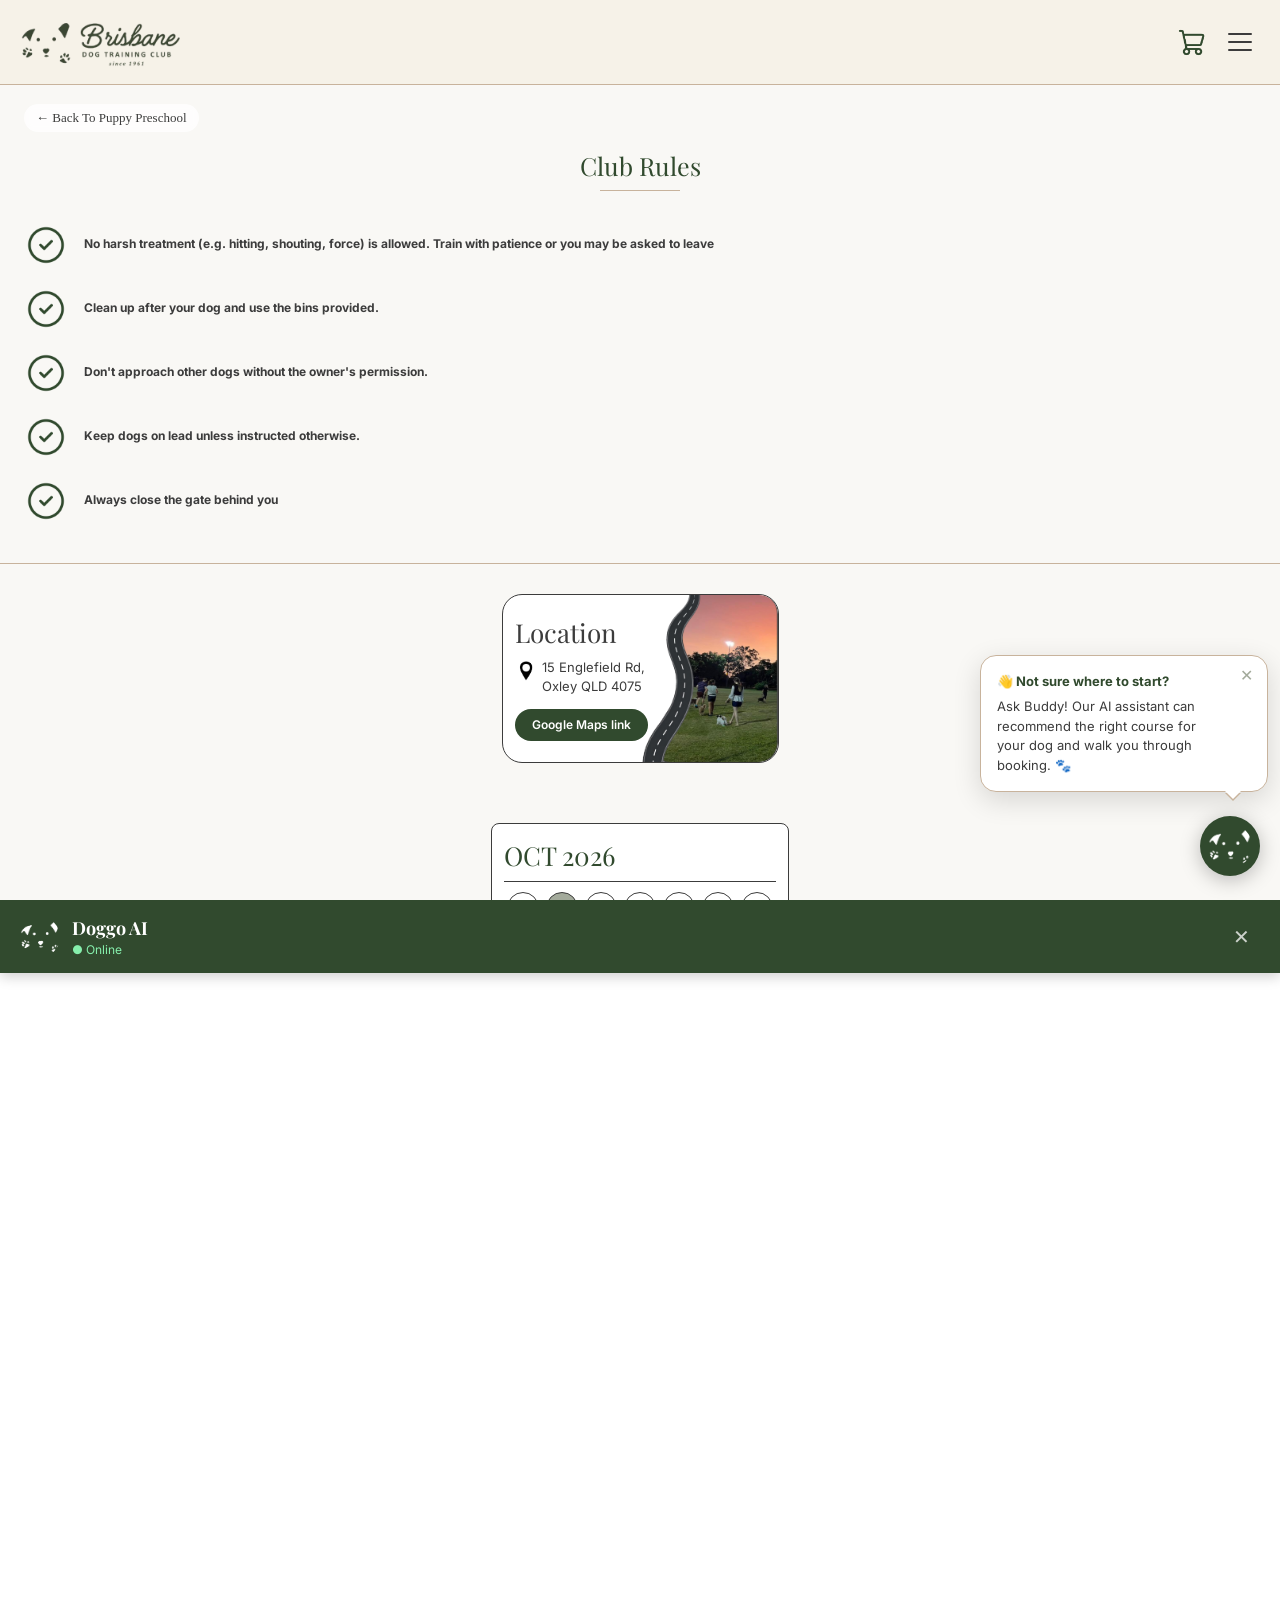
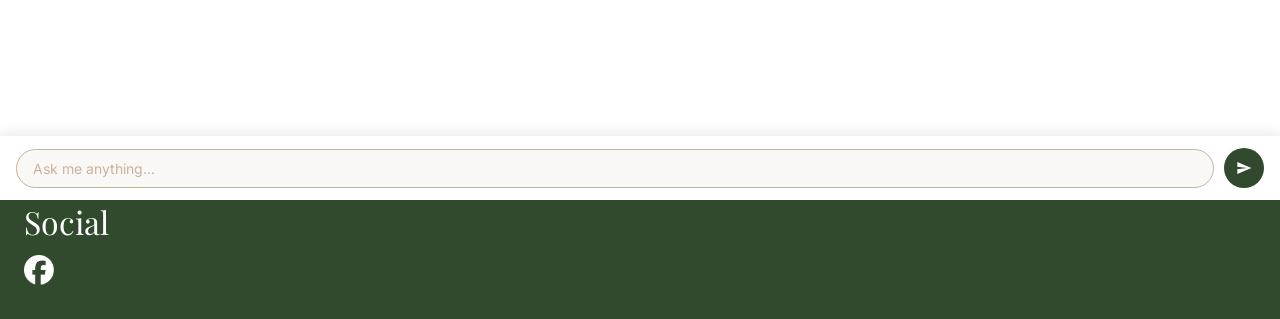
<file: pages/booking.html>
<!DOCTYPE html>
<html lang="en">

<head>
    <meta charset="UTF-8">
    <meta name="viewport" content="width=device-width, initial-scale=1.0">
    <title>Book a Session</title>
    <link rel="stylesheet" href="../styles/main.css">
    <link rel="stylesheet" href="../styles/course-detail.css">
    <link rel="stylesheet" href="../styles/booking.css">
    <link rel="stylesheet" href="../styles/chatbot.css">
    <link rel="preconnect" href="https://fonts.googleapis.com">
    <link rel="preconnect" href="https://fonts.gstatic.com" crossorigin>
    <link
        href="https://fonts.googleapis.com/css2?family=Inter:ital,opsz,wght@0,14..32,100..900;1,14..32,100..900&family=Playfair+Display:ital,wght@0,400..900;1,400..900&display=swap"
        rel="stylesheet">
</head>

<body>

    <!-- Header -->
    <header class="header">
        <a href="../index.html" class="header-logo-link">
            <img src="../assets/icons/Logo.png" alt="Brisbane Dog Training Club" class="header-logo">
        </a>
        <nav class="header-nav">
            <a href="../index.html#home" class="header-link">Home</a>
            <a href="../index.html#courses" class="header-link">Courses</a>
            <a href="../index.html#contact" class="header-link">Contact</a>
        </nav>
        <div class="header-right">
            <a href="checkout.html" class="header-cart">
                <img src="../assets/icons/cart.png" alt="Cart" class="header-icon">
                <span class="cart-badge" id="cart-badge"></span>
            </a>
            <button class="header-hamburger" aria-label="Menu">
                <span></span>
                <span></span>
                <span></span>
            </button>
        </div>
        <div class="header-mobile-menu">
            <a href="../index.html#home" class="header-mobile-link">Home</a>
            <a href="../index.html#courses" class="header-mobile-link">Courses</a>
            <a href="../index.html#contact" class="header-mobile-link">Contact</a>
        </div>
    </header>

    <!-- Club Rules -->
    <section class="club-rules-section">
        <a href="course-detail.html" class="course-back" id="booking-back">← Back To Puppy Preschool</a>

        <div class="club-rules-header section-header">
            <h2 class="text-heading">Club Rules</h2>
            <div class="section-line club-rules-line"></div>
        </div>

        <ul class="rules-list">
            <li class="rule-item">
                <img src="../assets/icons/check.png" alt="" class="rule-check">
                <p class="rule-text">No harsh treatment (e.g. hitting, shouting, force) is allowed. Train with patience or you may be asked to leave</p>
            </li>
            <li class="rule-item">
                <img src="../assets/icons/check.png" alt="" class="rule-check">
                <p class="rule-text">Clean up after your dog and use the bins provided.</p>
            </li>
            <li class="rule-item">
                <img src="../assets/icons/check.png" alt="" class="rule-check">
                <p class="rule-text">Don't approach other dogs without the owner's permission.</p>
            </li>
            <li class="rule-item">
                <img src="../assets/icons/check.png" alt="" class="rule-check">
                <p class="rule-text">Keep dogs on lead unless instructed otherwise.</p>
            </li>
            <li class="rule-item">
                <img src="../assets/icons/check.png" alt="" class="rule-check">
                <p class="rule-text">Always close the gate behind you</p>
            </li>
        </ul>
    </section>

    <!-- Location -->
    <section class="location-section">
        <div class="location-card">
            <div class="location-text-area">
                <h3 class="location-title">Location</h3>
                <div class="location-address">
                    <img src="../assets/icons/location.png" alt="" class="location-pin">
                    <p class="location-addr-text">15 Englefield Rd,<br>Oxley QLD 4075</p>
                </div>
                <a href="https://maps.google.com/?q=Brisbane+Dog+Training+Club,+15+Englefield+Rd,+Oxley+QLD+4075" target="_blank" class="location-maps-btn">Google Maps link</a>
            </div>
            <img src="../assets/images/location-image.png" alt="Location" class="location-img">
        </div>
    </section>

    <div class="booking-main">

    <!-- Calendar -->
    <section class="calendar-section">
        <div class="calendar-wrapper">
            <button class="cal-arrow cal-arrow-left" aria-label="Previous month">
                <img src="../assets/images/left-arrow.png" alt="Previous">
            </button>
            <div class="calendar-card">
                <div class="cal-header">
                    <div class="cal-header-top">
                        <span class="cal-month-year" id="cal-month-year">OCT 2026</span>
                        <span class="cal-menu-icon">
                            <span></span>
                            <span></span>
                            <span></span>
                        </span>
                    </div>
                    <div class="cal-header-line"></div>
                </div>
                <div class="cal-grid" id="cal-grid"></div>
            </div>
            <button class="cal-arrow cal-arrow-right" aria-label="Next month">
                <img src="../assets/images/right-arrow.png" alt="Next">
            </button>
        </div>
    </section>

    <div class="booking-divider"></div>

    <div class="booking-right">

    <!-- Time Slots -->
    <section class="time-section">
        <div class="time-header section-header">
            <h2 class="text-heading">Time</h2>
            <div class="section-line time-title-line"></div>
        </div>
        <div class="time-grid" id="time-grid">
            <div class="time-slot"></div>
            <div class="time-slot"></div>
            <div class="time-slot"></div>
            <div class="time-slot"></div>
            <div class="time-slot"></div>
            <div class="time-slot"></div>
        </div>
    </section>

    <!-- Add to Cart -->
    <section class="add-to-cart-section">
        <button class="add-to-cart-btn" id="add-to-cart-btn">
            <span class="text-heading">ADD TO CART</span>
        </button>
    </section>

    </div><!-- end booking-right -->
    </div><!-- end booking-main -->

    <!-- Footer -->
    <footer class="footer" id="contact">
        <img src="../assets/icons/white-logo.png" alt="Brisbane Dog Training Club" class="footer-logo">
        <div class="footer-blocks">
            <div class="footer-block">
                <h3 class="footer-heading">Hours</h3>
                <div class="footer-row">
                    <img src="../assets/icons/time.png" alt="Hours" class="footer-icon">
                    <p class="footer-text">Monday to Sunday<br>8AM - 8PM</p>
                </div>
            </div>
            <div class="footer-block">
                <h3 class="footer-heading">Contact</h3>
                <div class="footer-row">
                    <img src="../assets/icons/gmail.png" alt="Email" class="footer-icon">
                    <p class="footer-text">brisbanedogtrainingclub.com</p>
                </div>
                <div class="footer-row">
                    <img src="../assets/icons/phone.png" alt="Phone" class="footer-icon">
                    <p class="footer-text">+61 413223190</p>
                </div>
            </div>
            <div class="footer-block">
                <h3 class="footer-heading">Social</h3>
                <a href="https://www.facebook.com/bdtc1" target="_blank">
                    <img src="../assets/icons/facebook.png" alt="Facebook" class="footer-icon">
                </a>
            </div>
        </div>
    </footer>

    <script src="../scripts/main.js"></script>
    <script src="../scripts/booking.js"></script>
    <script src="../scripts/chatbot.js"></script>
</body>

</html>
</file>
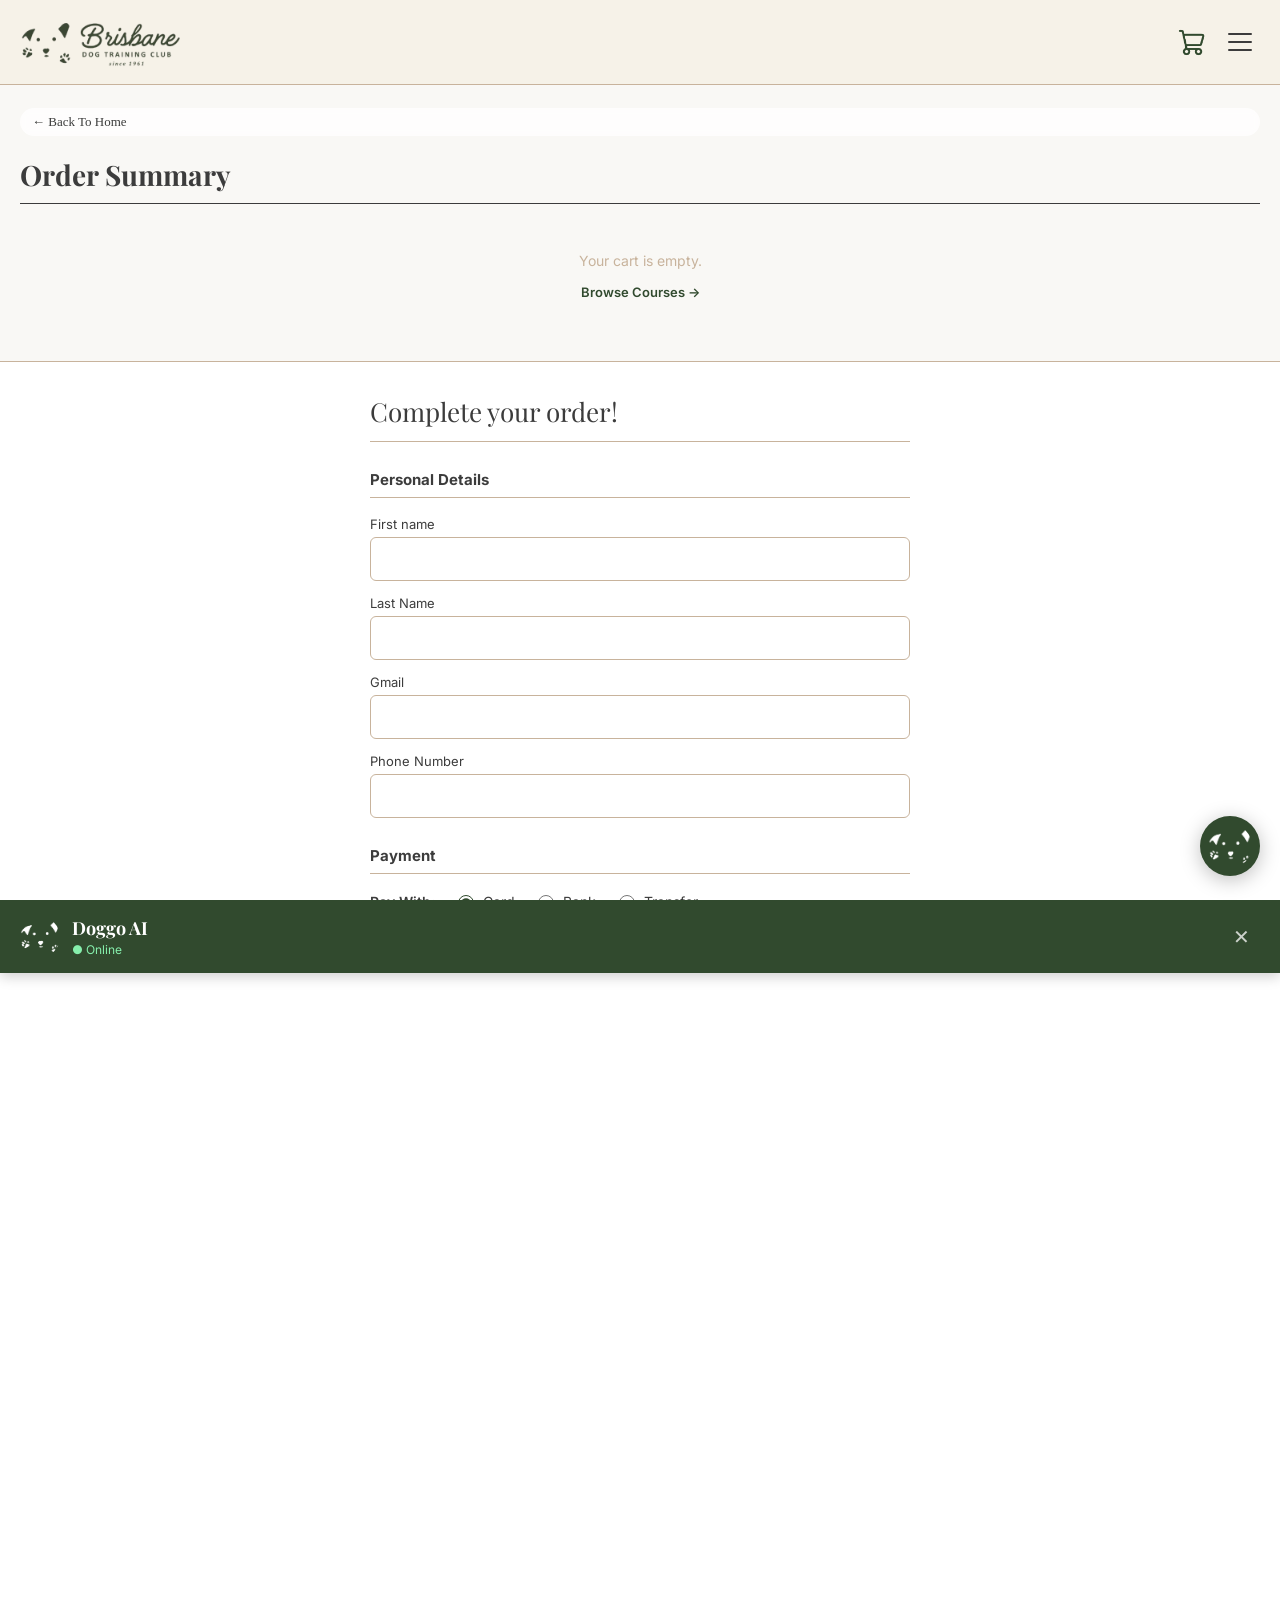
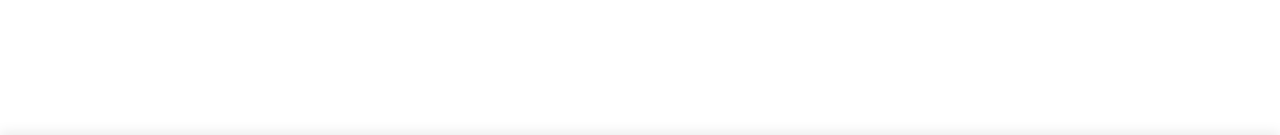
<file: pages/checkout.html>
<!DOCTYPE html>
<html lang="en">

<head>
    <meta charset="UTF-8">
    <meta name="viewport" content="width=device-width, initial-scale=1.0">
    <title>Checkout</title>
    <link rel="stylesheet" href="../styles/main.css">
    <link rel="stylesheet" href="../styles/course-detail.css">
    <link rel="stylesheet" href="../styles/checkout.css">
    <link rel="stylesheet" href="../styles/chatbot.css">
    <link rel="preconnect" href="https://fonts.googleapis.com">
    <link rel="preconnect" href="https://fonts.gstatic.com" crossorigin>
    <link
        href="https://fonts.googleapis.com/css2?family=Inter:ital,opsz,wght@0,14..32,100..900;1,14..32,100..900&family=Playfair+Display:ital,wght@0,400..900;1,400..900&display=swap"
        rel="stylesheet">
</head>

<body>

    <!-- Header -->
    <header class="header">
        <a href="../index.html" class="header-logo-link">
            <img src="../assets/icons/Logo.png" alt="Brisbane Dog Training Club" class="header-logo">
        </a>
        <nav class="header-nav">
            <a href="../index.html#home" class="header-link">Home</a>
            <a href="../index.html#courses" class="header-link">Courses</a>
            <a href="../index.html#contact" class="header-link">Contact</a>
        </nav>
        <div class="header-right">
            <a href="checkout.html" class="header-cart">
                <img src="../assets/icons/cart.png" alt="Cart" class="header-icon">
                <span class="cart-badge" id="cart-badge"></span>
            </a>
            <button class="header-hamburger" aria-label="Menu">
                <span></span>
                <span></span>
                <span></span>
            </button>
        </div>
        <div class="header-mobile-menu">
            <a href="../index.html#home" class="header-mobile-link">Home</a>
            <a href="../index.html#courses" class="header-mobile-link">Courses</a>
            <a href="../index.html#contact" class="header-mobile-link">Contact</a>
        </div>
    </header>

    <!-- Checkout layout -->
    <main class="checkout-main">

        <!-- ── Left: Order Summary ── -->
        <aside class="checkout-left" id="checkout-left">
            <a href="../index.html" class="course-back checkout-back">← Back To Home</a>

            <h2 class="checkout-summary-title">Order Summary</h2>
            <div class="checkout-summary-underline"></div>

            <!-- Items rendered by JS -->
            <div class="checkout-items" id="checkout-items"></div>

            <!-- Discount code -->
            <div class="checkout-discount-row" id="checkout-discount-row">
                <input type="text" id="discount-input" class="checkout-discount-input"
                    placeholder="Gift or discount code">
                <button class="checkout-discount-btn" id="discount-btn">Apply</button>
            </div>

            <div class="checkout-total-divider" id="checkout-total-divider"></div>

            <!-- Total -->
            <div class="checkout-total-row" id="checkout-total-row">
                <div>
                    <p class="checkout-total-label">Total</p>
                    <p class="checkout-tax-note" id="checkout-tax-note">Including $0 in taxes</p>
                </div>
                <span class="checkout-total-amount" id="checkout-total">$0</span>
            </div>
        </aside>

        <!-- ── Right: Checkout Form ── -->
        <section class="checkout-right">
            <div class="checkout-form-inner">

                <h1 class="checkout-form-title">Complete your order!</h1>
                <div class="checkout-form-line"></div>

                <!-- Personal Details -->
                <div class="checkout-section">
                    <h3 class="checkout-section-label">Personal Details</h3>
                    <div class="checkout-section-line"></div>

                    <div class="checkout-field">
                        <label class="checkout-label" for="first-name">First name</label>
                        <input type="text" id="first-name" class="checkout-input" autocomplete="given-name">
                    </div>
                    <div class="checkout-field">
                        <label class="checkout-label" for="last-name">Last Name</label>
                        <input type="text" id="last-name" class="checkout-input" autocomplete="family-name">
                    </div>
                    <div class="checkout-field">
                        <label class="checkout-label" for="email">Gmail</label>
                        <input type="email" id="email" class="checkout-input" autocomplete="email">
                    </div>
                    <div class="checkout-field">
                        <label class="checkout-label" for="phone">Phone Number</label>
                        <input type="tel" id="phone" class="checkout-input" autocomplete="tel">
                    </div>
                </div>

                <!-- Payment -->
                <div class="checkout-section">
                    <h3 class="checkout-section-label">Payment</h3>
                    <div class="checkout-section-line"></div>

                    <div class="checkout-pay-with">
                        <span class="checkout-pay-with-label">Pay With:</span>
                        <label class="checkout-radio-label">
                            <input type="radio" name="payment-method" value="card" checked class="checkout-radio"> Card
                        </label>
                        <label class="checkout-radio-label">
                            <input type="radio" name="payment-method" value="bank" class="checkout-radio"> Bank
                        </label>
                        <label class="checkout-radio-label">
                            <input type="radio" name="payment-method" value="transfer" class="checkout-radio"> Transfer
                        </label>
                    </div>

                    <!-- Card fields -->
                    <div id="card-fields">
                        <div class="checkout-field">
                            <label class="checkout-label" for="card-number">Card Number</label>
                            <input type="text" id="card-number" class="checkout-input"
                                placeholder="1234  5678  9101  1121" maxlength="19" autocomplete="cc-number">
                        </div>
                        <div class="checkout-fields-row">
                            <div class="checkout-field">
                                <label class="checkout-label" for="expiry">Expiration Date</label>
                                <input type="text" id="expiry" class="checkout-input" placeholder="MM/YY"
                                    maxlength="5" autocomplete="cc-exp">
                            </div>
                            <div class="checkout-field">
                                <label class="checkout-label" for="cvv">CVV</label>
                                <input type="text" id="cvv" class="checkout-input" placeholder="123"
                                    maxlength="4" autocomplete="cc-csc">
                            </div>
                        </div>
                        <label class="checkout-save-card">
                            <input type="checkbox" id="save-card"> Save card details
                        </label>
                    </div>

                    <!-- Bank fields -->
                    <div id="bank-fields" style="display:none">
                        <div class="checkout-field">
                            <label class="checkout-label" for="bsb">BSB</label>
                            <input type="text" id="bsb" class="checkout-input" placeholder="000-000">
                        </div>
                        <div class="checkout-field">
                            <label class="checkout-label" for="account-number">Account Number</label>
                            <input type="text" id="account-number" class="checkout-input" placeholder="12345678">
                        </div>
                    </div>

                    <!-- Transfer info -->
                    <div id="transfer-fields" style="display:none">
                        <p class="checkout-transfer-note">
                            Please transfer to:<br>
                            <strong>BSB:</strong> 062-000 &nbsp;
                            <strong>Account:</strong> 1234 5678<br>
                            <strong>Reference:</strong> Your full name
                        </p>
                    </div>
                </div>

                <button class="checkout-pay-btn" id="checkout-pay-btn">
                    Pay AUD <span id="pay-amount">0</span>
                </button>

            </div>
        </section>

    </main>

    <!-- Footer -->
    <footer class="footer" id="contact">
        <img src="../assets/icons/white-logo.png" alt="Brisbane Dog Training Club" class="footer-logo">
        <div class="footer-blocks">
            <div class="footer-block">
                <h3 class="footer-heading">Hours</h3>
                <div class="footer-row">
                    <img src="../assets/icons/time.png" alt="Hours" class="footer-icon">
                    <p class="footer-text">Monday to Sunday<br>8AM - 8PM</p>
                </div>
            </div>
            <div class="footer-block">
                <h3 class="footer-heading">Contact</h3>
                <div class="footer-row">
                    <img src="../assets/icons/gmail.png" alt="Email" class="footer-icon">
                    <p class="footer-text">brisbanedogtrainingclub.com</p>
                </div>
                <div class="footer-row">
                    <img src="../assets/icons/phone.png" alt="Phone" class="footer-icon">
                    <p class="footer-text">+61 413223190</p>
                </div>
            </div>
            <div class="footer-block">
                <h3 class="footer-heading">Social</h3>
                <a href="https://www.facebook.com/bdtc1" target="_blank">
                    <img src="../assets/icons/facebook.png" alt="Facebook" class="footer-icon">
                </a>
            </div>
        </div>
    </footer>

    <script src="../scripts/main.js"></script>
    <script src="../scripts/checkout.js"></script>
    <script src="../scripts/chatbot.js"></script>

</body>

</html>
</file>
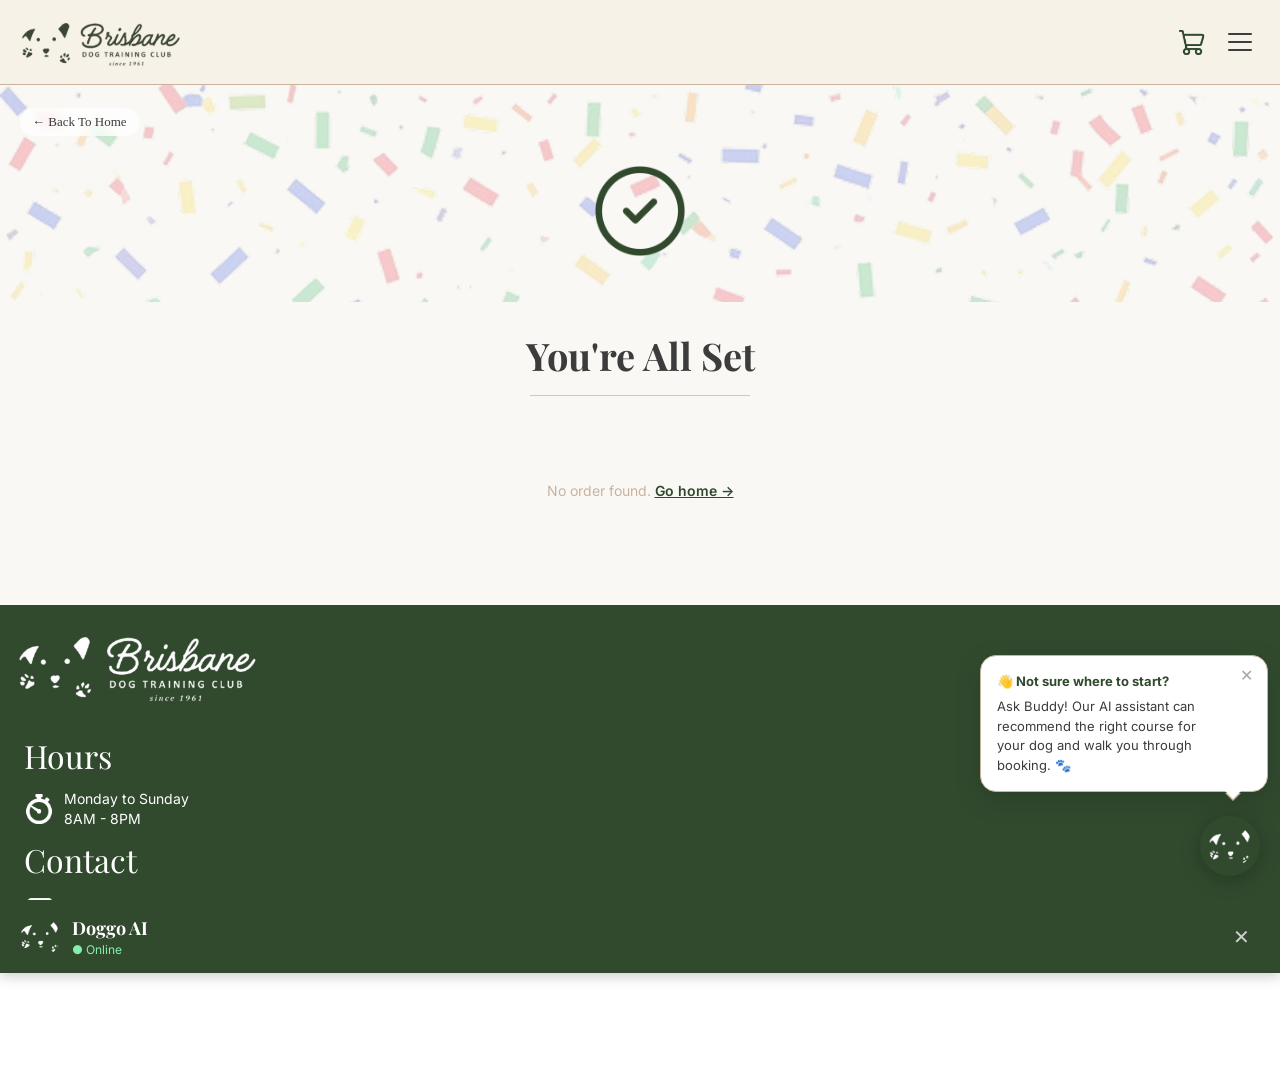
<file: pages/confirmation.html>
<!DOCTYPE html>
<html lang="en">

<head>
    <meta charset="UTF-8">
    <meta name="viewport" content="width=device-width, initial-scale=1.0">
    <title>Order Confirmed</title>
    <link rel="stylesheet" href="../styles/main.css">
    <link rel="stylesheet" href="../styles/course-detail.css">
    <link rel="stylesheet" href="../styles/confirmation.css">
    <link rel="stylesheet" href="../styles/chatbot.css">
    <link rel="preconnect" href="https://fonts.googleapis.com">
    <link rel="preconnect" href="https://fonts.gstatic.com" crossorigin>
    <link
        href="https://fonts.googleapis.com/css2?family=Inter:ital,opsz,wght@0,14..32,100..900;1,14..32,100..900&family=Playfair+Display:ital,wght@0,400..900;1,400..900&display=swap"
        rel="stylesheet">
</head>

<body>

    <!-- Header -->
    <header class="header">
        <a href="../index.html" class="header-logo-link">
            <img src="../assets/icons/Logo.png" alt="Brisbane Dog Training Club" class="header-logo">
        </a>
        <nav class="header-nav">
            <a href="../index.html#home" class="header-link">Home</a>
            <a href="../index.html#courses" class="header-link">Courses</a>
            <a href="../index.html#contact" class="header-link">Contact</a>
        </nav>
        <div class="header-right">
            <a href="checkout.html" class="header-cart">
                <img src="../assets/icons/cart.png" alt="Cart" class="header-icon">
                <span class="cart-badge" id="cart-badge"></span>
            </a>
            <button class="header-hamburger" aria-label="Menu">
                <span></span>
                <span></span>
                <span></span>
            </button>
        </div>
        <div class="header-mobile-menu">
            <a href="../index.html#home" class="header-mobile-link">Home</a>
            <a href="../index.html#courses" class="header-mobile-link">Courses</a>
            <a href="../index.html#contact" class="header-mobile-link">Contact</a>
        </div>
    </header>

    <!-- Main -->
    <main class="confirmation-main">

        <!-- Hero: confetti + check only -->
        <section class="confirmation-hero">
            <a href="../index.html" class="course-back confirmation-back">← Back To Home</a>
            <img src="../assets/icons/check.png" alt="Order confirmed" class="confirmation-check">
        </section>

        <!-- Title sits below the confetti on plain background -->
        <div class="confirmation-title-section">
            <h1 class="confirmation-title">You're All Set</h1>
            <div class="confirmation-title-line"></div>
        </div>

        <!-- Order cards rendered by JS -->
        <div class="confirmation-cards" id="confirmation-cards"></div>

    </main>

    <!-- Footer -->
    <footer class="footer" id="contact">
        <img src="../assets/icons/white-logo.png" alt="Brisbane Dog Training Club" class="footer-logo">
        <div class="footer-blocks">
            <div class="footer-block">
                <h3 class="footer-heading">Hours</h3>
                <div class="footer-row">
                    <img src="../assets/icons/time.png" alt="Hours" class="footer-icon">
                    <p class="footer-text">Monday to Sunday<br>8AM - 8PM</p>
                </div>
            </div>
            <div class="footer-block">
                <h3 class="footer-heading">Contact</h3>
                <div class="footer-row">
                    <img src="../assets/icons/gmail.png" alt="Email" class="footer-icon">
                    <p class="footer-text">brisbanedogtrainingclub.com</p>
                </div>
                <div class="footer-row">
                    <img src="../assets/icons/phone.png" alt="Phone" class="footer-icon">
                    <p class="footer-text">+61 413223190</p>
                </div>
            </div>
            <div class="footer-block">
                <h3 class="footer-heading">Social</h3>
                <a href="https://www.facebook.com/bdtc1" target="_blank">
                    <img src="../assets/icons/facebook.png" alt="Facebook" class="footer-icon">
                </a>
            </div>
        </div>
    </footer>

    <script src="../scripts/main.js"></script>
    <script src="../scripts/confirmation.js"></script>
    <script src="../scripts/chatbot.js"></script>

</body>

</html>
</file>
<file: styles/main.css>
/* Global colours, fonts, body, buttons, header, footer, reusable styles */

/* =========================
   GLOBAL COLORS
========================= */

:root {
  --color-header-bg: #f6f2e8;
  --color-page-bg: #f9f8f5;
  --color-text-dark: #3c3c3c;
  --color-primary: #314a2e;
  --color-line: #c8b39c;
  --color-surface: #ffffff;
  --color-ascent: #a3aa9b;
}
html,
body {
  margin: 0;
  padding: 0;
  background-color: var(--color-page-bg);
  scroll-behavior: smooth;
}

body {
  animation: pageFadeIn 0.15s ease;
}

@keyframes pageFadeIn {
  from { opacity: 0; }
  to   { opacity: 1; }
}

body.page-leaving {
  opacity: 0;
  transition: opacity 0.15s ease;
}

/* =========================
   GLOBAL FONTS & TYPOGRAPHY
   Mobile base: 390px
   Desktop override: 1440px
========================= */

.text-heading {
  font-family: "Playfair Display", serif;
  font-size: 25px;
  font-weight: 400;
  line-height: 1.1;
}

.text-subheading {
  font-family: "Playfair Display", serif;
  font-size: 20px;
  font-weight: 400;
  line-height: 0.95;
}

.text-subtitle {
  font-family: "Inter", sans-serif;
  font-size: 12px;
  font-weight: 400;
  line-height: 1.3;
}

.text-body {
  font-family: "Inter", sans-serif;
  font-size: 12px;
  font-weight: 400;
  line-height: normal;
}

.text-body2 {
  font-family: "Inter", sans-serif;
  font-size: 10px;
  font-weight: 400;
  line-height: normal;
}

.text-ui {
  font-family: "Inter", sans-serif;
  font-size: 12px;
  font-weight: 600;
  line-height: normal;
}

@media (min-width: 1440px) {
  .text-heading {
    font-size: 92px;
  }

  .text-subheading {
    font-size: 39px;
  }

  .text-subtitle {
    font-size: 44px;
  }

  .text-body {
    font-size: 30px;
  }

  .text-body2 {
    font-size: 20px;
  }

  .text-ui {
    font-size: 21px;
  }
}


/* =========================
   GLOBAL INTERACTIVITY
========================= */

button,
a,
input[type="submit"],
input[type="button"],
[role="button"] {
  cursor: pointer;
  transition: background-color 0.2s ease, color 0.2s ease,
              transform 0.2s ease, box-shadow 0.2s ease,
              opacity 0.2s ease, border-color 0.2s ease;
}

button:hover,
a:hover,
input[type="submit"]:hover,
input[type="button"]:hover,
[role="button"]:hover {
  transform: translateY(-2px);
}

button:active,
a:active,
input[type="submit"]:active,
input[type="button"]:active,
[role="button"]:active {
  transform: translateY(0);
}

/* =========================
   SHARED UTILITIES
========================= */

.section-header {
  text-align: center;
}

.section-header h2 {
  margin: 0;
  color: var(--color-primary);
}

.section-line {
  width: 49px;
  height: 1px;
  background-color: var(--color-line);
  margin: 8px auto 0;
}

.carousel-dot {
  width: 10px;
  height: 10px;
  border-radius: 50%;
  border: 1px solid rgba(0, 0, 0, 0.75);
  padding: 0;
  background-color: var(--color-surface);
  cursor: pointer;
}

.carousel-dot.active {
  background-color: var(--color-primary);
}

/* =========================
   HEADER
========================= */

.header {
  background-color: var(--color-header-bg);
  display: flex;
  align-items: center;
  justify-content: space-between;
  padding: 12px 24px;
  height: 60px;
  position: sticky;
  top: 0;
  z-index: 100;
}

.header-logo-link {
  display: flex;
  align-items: center;
  height: 60px;
}

.header-logo {
  height: 200px;
  width: auto;
  object-fit: contain;
  margin-left: -12px;
  margin-bottom: -10px;
  pointer-events: none;
}

/* hide desktop nav on mobile */
.header-nav {
  display: none;
}

.header-right {
  display: flex;
  align-items: center;
  gap: 16px;
}

.header-cart {
  position: relative;
  display: flex;
}

.cart-badge {
  display: none;
  position: absolute;
  top: -4px;
  right: -4px;
  background-color: var(--color-primary);
  color: var(--color-surface);
  font-family: "Inter", sans-serif;
  font-size: 10px;
  font-weight: 700;
  width: 18px;
  height: 18px;
  border-radius: 50%;
  align-items: center;
  justify-content: center;
}

.cart-badge.visible {
  display: flex;
}

.header-icon {
  width: 32px;
  height: 32px;
  object-fit: contain;
  margin-bottom: -1px;
}

.header-hamburger {
  background: none;
  border: none;
  cursor: pointer;
  display: flex;
  flex-direction: column;
  gap: 6px;
  padding: 4px;
}

.header-hamburger span {
  display: block;
  width: 24px;
  height: 2px;
  background-color: var(--color-text-dark);
  border-radius: 2px;
  transition: all 0.15s ease;
}


.header-link {
  color: var(--color-text-dark);
  text-decoration: none;
  font-family: "Inter", sans-serif;
  font-size: 16px;
  font-weight: 500;
  position: relative;
  transition: color 0.2s ease;
}


/* =========================
   FOOTER — Mobile 390px
========================= */

.footer {
  background-color: var(--color-primary);
  padding: 30px 24px;
  display: flex;
  flex-direction: column;
  gap: 24px;
}

.footer-logo {
  width: 300px;
  object-fit: contain;
  align-self: flex-start;
  margin-left: -20px;
}

.footer-heading {
  font-family: "Playfair Display", serif;
  font-size: 32px;
  font-weight: 400;
  color: var(--color-surface);
  margin: 0 0 12px;
}

.footer-block {
  display: flex;
  flex-direction: column;
}

.footer-row {
  display: flex;
  align-items: center;
  gap: 10px;
  margin-bottom: 10px;
}

.footer-icon {
  width: 30px;
  height: 30px;
  object-fit: contain;
  flex-shrink: 0;
}

.footer-text {
  margin: 0;
  color: var(--color-surface);
  font-family: "Inter", sans-serif;
  font-size: 14px;
  font-weight: 400;
  line-height: 1.4;
}


@media (min-width: 1440px) {
  .section-line {
    width: 181px;
    height: 4px;
    margin-top: 22px;
  }

  /* --- Header --- */
  .header {
    padding: 40px 60px;
  }

  .cart-badge {
    width: 36px;
    height: 36px;
    font-size: 18px;
    top: -6px;
    right: -6px;
  }

  .header-nav {
    display: flex;
    align-items: center;
    gap: 40px;
    margin-left: 300px;
  }

  .header-hamburger {
    display: none;
  }

  .header-logo {
    height: 350px;
    margin-left: -30px;
  }

  .header-icon {
    width: 70px;
    height: 70px;
  }
  /* --- Footer --- */
  .footer {
    padding: 60px 80px;
    gap: 40px;
  }

  .footer-logo {
    width: 600px;
  }

  .footer-blocks {
    display: flex;
    flex-direction: row;
    align-items: flex-start;
    gap: 0;
    width: 100%;
  }

  .footer-block {
    flex: 1;
    padding: 0 40px;
    border-right: 2px solid var(--color-line);
    align-self: stretch;
  }
  .footer-block:first-child {
    padding-left: 0;
  }

  .footer-block:last-child {
    border-right: none;
  }

  .header-link {
    font-family: "Playfair Display", serif;
    font-size: 39px;
    color: var(--color-primary);
  }

  .footer-icon {
    width: 55px;
    height: 55px;
  }

  .footer-text {
    font-size: 18px;
  }
}

/* =========================
   Transitions, animations, hover effects
========================= */

/* Hamburger → X animation */
.header-hamburger.open span:nth-child(1) {
  transform: translateY(7px) rotate(45deg);
}

.header-hamburger.open span:nth-child(2) {
  opacity: 0;
}

.header-hamburger.open span:nth-child(3) {
  transform: translateY(-7px) rotate(-45deg);
}

/* Mobile menu slide down */
.header-mobile-menu {
  display: flex;
  flex-direction: column;
  position: absolute;
  top: 100%;
  left: 0;
  right: 0;
  background-color: var(--color-header-bg);
  padding: 0 24px;
  border-bottom: 1px solid var(--color-line);
  gap: 16px;
  z-index: 99;
  max-height: 0;
  overflow: hidden;
  transition: max-height 0.35s ease, padding 0.35s ease;
}

.header-mobile-menu.open {
  max-height: 300px;
  padding: 16px 24px;
}

/* Nav link hover */
.header-link::after {
  content: '';
  position: absolute;
  bottom: -2px;
  left: 0;
  width: 0;
  height: 2px;
  background-color: var(--color-primary);
  transition: width 0.25s ease;
}

.header-link:hover {
  color: var(--color-primary);
}

.header-link:hover::after {
  width: 100%;
}

/* Mobile link hover */
.header-mobile-link {
  color: var(--color-text-dark);
  text-decoration: none;
  font-family: "Inter", sans-serif;
  font-size: 16px;
  font-weight: 500;
  transition: color 0.2s ease;
}

.header-mobile-link:hover {
  color: var(--color-primary);
}
</file>
<file: styles/course-detail.css>
/* Course title section, course image, requirements, learn checklist, CTA button */

/* =========================
   COURSE HERO — Mobile 390px
========================= */

.course-hero {
  position: relative;
  background-color: var(--color-page-bg);
}

.course-hero-image {
  width: 100%;
  height: 300px;
  object-fit: cover;
  object-position: center top;
}

.course-hero-text {
  padding: 20px 24px;
  background-color: var(--color-surface);
  border-radius: 20px;
  margin: -50px 16px 0;
  position: relative;
  z-index: 1;
  box-shadow: 0 2px 12px rgba(0, 0, 0, 0.08);
}

.course-back {
  position: absolute;
  top: 16px;
  left: 16px;
  z-index: 10;
  background-color: rgba(255, 255, 255, 0.75);
  padding: 6px 12px;
  border-radius: 20px;
  font-size: 13px;
  color: var(--color-text-dark);
  text-decoration: none;
  backdrop-filter: blur(4px);
}

.course-back:hover {
  color: var(--color-primary);
}

.course-title {
  color: var(--color-primary);
  margin: 0;
}

.course-title-line {
  width: 170px;
  height: 1px;
  background-color: var(--color-line);
  margin: 10px 0 16px;
}

.course-rating {
  display: flex;
  align-items: center;
  gap: 8px;
  margin-top: 16px;
}

.course-stars {
  width: 80px;
  object-fit: contain;
}

.course-price {
  display: flex;
  align-items: center;
  gap: 4px;
  margin-top: 12px;
}

.course-dollar {
  width: 20px;
  object-fit: contain;
}

.requirements-section {
  background-color: var(--color-page-bg);
  padding: 40px 0 30px;
  border-top: 1px solid var(--color-line);
  border-bottom: 1px solid var(--color-line);
  margin-top: 24px;
}

.requirements-header {
  margin-bottom: 28px;
}

.requirements-carousel {
  display: flex;
  align-items: center;
  justify-content: center;
  gap: 8px;
  padding: 0 4px;
}

.requirements-track-wrapper {
  width: 260px;
  overflow: hidden;
}

.requirements-track {
  display: flex;
  transition: transform 0.6s ease;
}

.req-card {
  min-width: 260px;
  height: 200px;
  border: 1px solid var(--color-text-dark);
  border-radius: 30px;
  background-color: var(--color-surface);
  padding: 24px 16px;
  display: flex;
  flex-direction: column;
  align-items: center;
  justify-content: center;
  box-sizing: border-box;
  gap: 15px;
}

.req-image {
  width: 100px;
  height: 100px;
  object-fit: cover;
}

.req-label {
  margin: 0;
  color: var(--color-primary);
  text-align: center;
  font-family: "Playfair Display", serif;
  font-size: 20px;
  max-width: 190px;
}

.req-arrow {
  background: none;
  border: none;
  cursor: pointer;
  padding: 0 4px;
  flex-shrink: 0;
}

.req-arrow img {
  width: 24px;
  height: 24px;
  object-fit: contain;
}

.requirements-dots {
  display: flex;
  justify-content: center;
  gap: 8px;
  margin-top: 16px;
}


/* =========================
   LEARN SECTION
========================= */

.learn-section {
  background-color: var(--color-page-bg);
  padding: 40px 12px 30px;
  border-bottom: 1px solid var(--color-line);
}

.learn-header {
  margin-bottom: 28px;
}

.learn-grid {
  display: grid;
  grid-template-columns: 1fr 1fr;
  gap: 30px 16px;
  max-width: 400px;
  margin: 0 auto;
}

.learn-item {
  display: flex;
  align-items: flex-start;
  gap: 6px;
}

.learn-check {
  width: 24px;
  height: 24px;
  flex-shrink: 0;
  object-fit: contain;
}

.learn-item p {
  margin: 0;
  color: var(--color-text-dark);
}

/* =========================
   CTA BUTTON
========================= */

.cta-section {
  background-color: var(--color-page-bg);
  padding: 28px 24px;
  display: flex;
  justify-content: center;
  border-bottom: 1px solid var(--color-line);
}

.cta-button {
  display: flex;
  align-items: center;
  justify-content: center;
  width: 100%;
  max-width: 360px;
  height: 56px;
  padding: 0 24px;
  background-color: var(--color-primary);
  border-radius: 40px;
  text-decoration: none;
  overflow: hidden;
  transition: background-color 0.2s ease, transform 0.2s ease;
}

.cta-button:hover {
  background-color: #4a7045;
  transform: translateY(-3px);
}

.cta-button span {
  color: var(--color-surface);
  white-space: nowrap;
}

.cta-icon {
  width: 80px;
  height: 80px;
  object-fit: contain;
  flex-shrink: 0;
  margin-left: -35px;
  position: relative;
  left: 10px;
}

/* =========================
   DESKTOP OVERRIDES — 1440px
========================= */

@media (min-width: 1440px) {
  .course-hero {
    display: flex;
    flex-direction: row;
    align-items: stretch;
    padding: 0;
    min-height: 600px;
    overflow: hidden;
  }

  .course-hero picture {
    order: 2;
    flex-shrink: 0;
    display: flex;
  }

  .course-hero-image {
    width: 580px;
    height: 100%;
    object-fit: cover;
    object-position: center;
  }

  .course-hero-text {
    order: 1;
    flex: 1;
    margin: 0;
    padding: 140px 60px 80px 100px;
    box-shadow: none;
    border-radius: 0;
    background: transparent;
    display: flex;
    flex-direction: column;
    justify-content: center;
  }

  .course-title-line {
    width: 300px;
    height: 3px;
    margin: 16px 0 24px;
  }

  .course-stars {
    width: 240px;
  }

  .course-dollar {
    width: 70px;
    margin-bottom: -25px;
  }

  .course-back {
    top: 40px;
    left: 60px;
    font-size: 28px;
    padding: 14px 28px;
    border-radius: 40px;
  }

  .requirements-section {
    padding: 60px 44px;
    margin-top: 0;
    border-top-width: 4px;
    border-bottom-width: 4px;
  }

  .requirements-header {
    margin-bottom: 70px;
  }


  .requirements-track-wrapper {
    width: calc(3 * 300px + 2 * 24px);
  }

  .requirements-track {
    gap: 24px;
  }

  .req-card {
    min-width: 300px;
    height: 260px;
    border-width: 2px;
  }

  .req-image {
    width: 130px;
    height: 130px;
  }

  .req-label {
    font-size: 24px;
    max-width: none;
  }

  .req-arrow img {
    width: 40px;
    height: 40px;
  }

  .req-dot {
    width: 16px;
    height: 16px;
  }

  .req-dot:nth-child(n+4) {
    display: none;
  }

  .requirements-dots {
    margin-top: 24px;
    gap: 12px;
  }

  .learn-section {
    padding: 60px 80px;
    border-bottom-width: 4px;
  }

  .learn-header {
    margin-bottom: 70px;
  }

  .learn-grid {
    max-width: 1100px;
    gap: 48px 80px;
  }

  .learn-check {
    width: 44px;
    height: 44px;
  }

  .cta-section {
    padding: 60px 80px;
    border-bottom-width: 4px;
  }

  .cta-button {
    max-width: 700px;
    height: 140px;
    padding: 0 80px;
    border-radius: 80px;
  }

  .cta-button span {
    font-size: 56px;
  }

  .cta-icon {
    width: 240px;
    height: 240px;
    margin-left: -80px;
    left: 20px;
  }
}
</file>
<file: styles/booking.css>
/* Club rules, location card, calendar, time slots, add-to-cart area */

/* =========================
   ADD TO CART — Mobile 390px
========================= */

.add-to-cart-section {
  background-color: var(--color-page-bg);
  padding: 28px 24px;
  display: flex;
  justify-content: center;
  border-bottom: 1px solid var(--color-line);
}

.add-to-cart-btn {
  width: 100%;
  max-width: 260px;
  height: 56px;
  border-radius: 40px;
  border: 2px solid var(--color-primary);
  background-color: var(--color-surface);
  cursor: default;
  display: flex;
  align-items: center;
  justify-content: center;
  transition: background-color 0.3s ease, color 0.3s ease, transform 0.15s ease, filter 0.15s ease;
}

.add-to-cart-btn span {
  color: var(--color-primary);
  font-family: "Inter", sans-serif;
  font-size: 22px;
  font-weight: 700;
  letter-spacing: 0.05em;
  transition: color 0.3s ease;
}

.add-to-cart-btn.active {
  background-color: var(--color-primary);
  cursor: pointer;
}

.add-to-cart-btn.active:hover {
  background-color: #4a7045;
  transform: translateY(-2px);
  box-shadow: 0 6px 16px rgba(49, 74, 46, 0.3);
}

.add-to-cart-btn.active span {
  color: var(--color-surface);
}

/* =========================
   TIME SLOTS — Mobile 390px
========================= */

.time-section {
  background-color: var(--color-page-bg);
  padding: 30px 24px;
  border-bottom: 1px solid var(--color-line);
}

.time-header {
  margin-bottom: 24px;
}

.time-grid {
  display: grid;
  grid-template-columns: repeat(3, 1fr);
  gap: 8px;
  max-width: 340px;
  margin: 0 auto;
}

.time-slot {
  height: 36px;
  border: 1px solid var(--color-text-dark);
  border-radius: 4px;
  background-color: var(--color-surface);
  display: flex;
  align-items: center;
  justify-content: center;
  font-family: "Inter", sans-serif;
  font-size: 12px;
  font-weight: 600;
  color: var(--color-text-dark);
  cursor: default;
  box-sizing: border-box;
}

.time-slot.available {
  cursor: pointer;
  transition: background-color 0.15s ease, border-color 0.15s ease, color 0.15s ease;
}

.time-slot.available:hover {
  background-color: #e8f0e7;
  border-color: var(--color-primary);
  color: var(--color-primary);
}

.time-slot.selected {
  background-color: var(--color-primary);
  border-color: var(--color-primary);
  color: var(--color-surface);
  cursor: pointer;
}

/* =========================
   CALENDAR — Mobile 390px
========================= */

.calendar-section {
  background-color: var(--color-page-bg);
  padding: 30px 16px;
  border-bottom: 1px solid var(--color-line);
  display: flex;
  justify-content: center;
}

.calendar-wrapper {
  display: flex;
  align-items: center;
  justify-content: center;
  gap: 8px;
}

.calendar-card {
  border: 1px solid var(--color-text-dark);
  border-radius: 8px;
  background-color: var(--color-surface);
  padding: 14px 12px;
  width: 272px;
}

.cal-month-year {
  font-family: "Playfair Display", serif;
  font-size: 26px;
  font-weight: 400;
  color: var(--color-primary);
  transition: opacity 0.25s ease;
}

.cal-month-year.fading {
  opacity: 0;
}

.cal-header-line {
  height: 1px;
  background-color: var(--color-text-dark);
  margin: 8px 0 10px;
}

.cal-grid {
  display: grid;
  grid-template-columns: repeat(7, 1fr);
  gap: 5px 2px;
  transition: opacity 0.25s ease;
}

.cal-grid.fading {
  opacity: 0;
}

.cal-day {
  width: 32px;
  height: 32px;
  border-radius: 50%;
  border: 1px solid var(--color-text-dark);
  display: flex;
  align-items: center;
  justify-content: center;
  font-family: "Inter", sans-serif;
  font-size: 11px;
  color: var(--color-primary);
  cursor: default;
  justify-self: center;
  box-sizing: border-box;
}

.cal-day.available {
  background-color: var(--color-ascent);
  cursor: pointer;
  transition: background-color 0.15s ease, transform 0.15s ease;
}

.cal-day.available:hover {
  background-color: #8a9e86;
  transform: scale(1.12);
}

.cal-day.selected {
  background-color: var(--color-line);
  cursor: pointer;
}

.cal-arrow {
  background: none;
  border: none;
  cursor: pointer;
  padding: 4px;
  flex-shrink: 0;
}

.cal-arrow img {
  width: 24px;
  height: 24px;
  object-fit: contain;
}

/* =========================
   LOCATION CARD — Mobile 390px
========================= */

.location-section {
  background-color: var(--color-page-bg);
  padding: 30px 24px;
  display: flex;
  justify-content: center;
}

.location-card {
  width: 275px;
  height: 167px;
  border-radius: 20px;
  border: 1px solid var(--color-text-dark);
  background-color: var(--color-surface);
  overflow: hidden;
  position: relative;
  flex-shrink: 0;
}

.location-text-area {
  width: 100%;
  padding: 12px 130px 12px 12px;
  display: flex;
  flex-direction: column;
  justify-content: center;
  gap: 8px;
  box-sizing: border-box;
  height: 100%;
}

.location-title {
  font-family: "Playfair Display", serif;
  font-size: 26px;
  font-weight: 400;
  color: var(--color-text-dark);
  margin: 0;
}

.location-address {
  display: flex;
  align-items: flex-start;
  gap: 5px;
}

.location-pin {
  width: 22px;
  height: 22px;
  flex-shrink: 0;
  object-fit: contain;
  margin-top: 1px;
}

.location-addr-text {
  margin: 0;
  font-family: "Inter", sans-serif;
  font-size: 13px;
  color: var(--color-text-dark);
  line-height: 1.4;
}

.location-maps-btn {
  display: flex;
  align-items: center;
  justify-content: center;
  margin-top: 6px;
  background-color: var(--color-primary);
  color: var(--color-surface);
  font-family: "Inter", sans-serif;
  font-size: 12px;
  font-weight: 600;
  height: 32px;
  padding: 0 14px;
  border-radius: 20px;
  text-decoration: none;
  white-space: nowrap;
  transition: background-color 0.2s ease, transform 0.2s ease;
}

.location-maps-btn:hover {
  background-color: #4a7045;
  transform: translateY(-2px);
}

.location-img {
  position: absolute;
  right: 0;
  top: 0;
  width: 165px;
  height: 100%;
  object-fit: cover;
}

/* =========================
   CLUB RULES — Mobile 390px
========================= */

.club-rules-section {
  background-color: var(--color-page-bg);
  padding: 20px 24px 40px;
  border-bottom: 1px solid var(--color-line);
}

/* override course-back absolute positioning for booking page */
.club-rules-section .course-back {
  position: static;
  display: inline-block;
  margin-bottom: 20px;
}

.club-rules-header {
  margin-bottom: 32px;
}

.club-rules-line {
  width: 80px;
  margin-top: 10px;
}

.rules-list {
  list-style: none;
  margin: 0;
  padding: 0;
  display: flex;
  flex-direction: column;
  gap: 20px;
}

.rule-item {
  display: flex;
  align-items: center;
  gap: 16px;
}

.rule-check {
  width: 44px;
  height: 44px;
  flex-shrink: 0;
  object-fit: contain;
}

.rule-text {
  margin: 0;
  font-family: "Inter", sans-serif;
  font-size: 12px;
  font-weight: 700;
  color: var(--color-text-dark);
  line-height: 1.4;
}

/* =========================
   BOOKING LAYOUT — helpers (mobile hidden)
========================= */

.booking-divider {
  display: none;
}

.cal-menu-icon {
  display: none;
}

/* =========================
   DESKTOP OVERRIDES — 1440px
========================= */

@media (min-width: 1440px) {
  .club-rules-section {
    padding: 60px 100px 80px;
    border-bottom-width: 4px;
  }

  .club-rules-header {
    margin-bottom: 60px;
  }

  .club-rules-line {
    margin-top: 20px;
  }

  .rules-list {
    gap: 48px;
    max-width: 1100px;
    margin: 0;
  }

  .rule-item {
    gap: 40px;
  }

  .rule-check {
    width: 80px;
    height: 80px;
  }

  .rule-text {
    font-size: 30px;
  }

  .location-section {
    padding: 60px 100px;
    justify-content: flex-start;
  }

  .location-card {
    width: 600px;
    height: 340px;
    border-radius: 40px;
  }

  .location-text-area {
    padding: 24px 330px 24px 28px;
    gap: 16px;
  }

  .location-title {
    font-size: 52px;
  }

  .location-pin {
    width: 44px;
    height: 44px;
  }

  .location-addr-text {
    font-size: 26px;
  }

  .location-maps-btn {
    font-size: 24px;
    height: 64px;
    padding: 0 28px;
    border-radius: 40px;
    margin-top: 12px;
  }

  .location-img {
    width: 320px;
  }

  /* Booking main: side-by-side layout */
  .booking-main {
    display: flex;
    flex-direction: row;
    align-items: stretch;
    border-bottom: 4px solid var(--color-line);
  }

  .booking-divider {
    display: block;
    width: 1px;
    background-color: var(--color-line);
    flex-shrink: 0;
  }

  .booking-right {
    flex: 1;
    display: flex;
    flex-direction: column;
    justify-content: space-between;
  }

  /* Calendar desktop */
  .calendar-section {
    flex: 0 0 auto;
    padding: 60px 60px 60px 24px;
    border-bottom: none;
    justify-content: flex-start;
    align-items: flex-start;
  }

  .calendar-wrapper {
    gap: 20px;
    align-items: center;
  }

  .calendar-card {
    width: 530px;
    border-radius: 4px;
    padding: 28px 24px;
  }

  .cal-header-top {
    display: flex;
    align-items: center;
    justify-content: space-between;
  }

  .cal-menu-icon {
    display: flex;
    flex-direction: column;
    gap: 6px;
  }

  .cal-menu-icon > span {
    display: block;
    width: 36px;
    height: 3px;
    background-color: var(--color-text-dark);
    border-radius: 2px;
  }

  .cal-month-year {
    font-size: 52px;
  }

  .cal-header-line {
    margin: 16px 0 20px;
  }

  .cal-grid {
    gap: 12px 6px;
  }

  .cal-day {
    width: 58px;
    height: 58px;
    font-size: 18px;
  }

  .cal-arrow img {
    width: 48px;
    height: 48px;
  }

  /* Time slots desktop */
  .time-section {
    flex: 0 0 auto;
    border-bottom: none;
    padding: 60px 60px 40px;
  }

  .time-header {
    text-align: left;
    margin-bottom: 40px;
  }

  .time-header h2 {
    font-size: 52px;
  }

  .time-title-line {
    display: none;
  }

  .time-grid {
    max-width: 100%;
    gap: 16px;
  }

  .time-slot {
    height: 80px;
    font-size: 22px;
    border-radius: 8px;
  }

  /* Add to cart desktop */
  .add-to-cart-section {
    border-bottom: none;
    border-top: 1px solid var(--color-line);
    padding: 48px 60px;
    justify-content: center;
  }

  .add-to-cart-btn {
    max-width: 520px;
    height: 100px;
    border-radius: 60px;
    border: 3px solid var(--color-primary);
  }

  .add-to-cart-btn span {
    font-size: 36px;
  }
}
</file>
<file: styles/chatbot.css>
/* =========================
   CHATBOT WIDGET
   Mobile: full-screen slide-up
   Desktop (1440px+): popup panel
========================= */

/* ── Mobile base ─────────────────────────────────── */

.chatbot-widget {
  display: flex;
  flex-direction: column;
  align-items: flex-end;
  gap: 16px;
  position: fixed;
  bottom: 24px;
  right: 20px;
  z-index: 9999;
  pointer-events: none; /* prevent the container div from blocking page clicks */
}

/* ── FAB button ── */
.chatbot-fab {
  width: 60px;
  height: 60px;
  border-radius: 50%;
  background-color: var(--color-primary);
  border: none;
  cursor: pointer;
  display: flex;
  align-items: center;
  justify-content: center;
  box-shadow: 0 4px 20px rgba(0, 0, 0, 0.25);
  flex-shrink: 0;
  padding: 0;
  transition: transform 0.15s ease;
  pointer-events: auto; /* re-enable clicks on the button itself */
}

.chatbot-fab:active {
  transform: scale(0.94);
}

.chatbot-fab-icon {
  width: 44px;
  height: 44px;
  border-radius: 50%;
  object-fit: contain;
}

/* ── Full-screen panel (mobile) ── */
.chatbot-panel {
  position: fixed;
  top: 0;
  left: 0;
  width: 100%;
  height: 100%;
  background-color: var(--color-surface);
  display: flex;
  flex-direction: column;
  overflow: hidden;
  pointer-events: none;
  transform: translateY(100%);
  transition: transform 0.35s ease;
}

.chatbot-panel.open {
  transform: translateY(0);
  pointer-events: auto;
}

/* ── Panel header ── */
.chatbot-panel-header {
  background-color: var(--color-primary);
  padding: 16px 20px;
  padding-top: calc(16px + env(safe-area-inset-top));
  display: flex;
  align-items: center;
  justify-content: space-between;
  flex-shrink: 0;
  position: relative;
  z-index: 1;
  box-shadow: 0 4px 12px rgba(0, 0, 0, 0.18);
}

.chatbot-header-info {
  display: flex;
  align-items: center;
  gap: 12px;
}

.chatbot-header-avatar {
  width: 40px;
  height: 40px;
  border-radius: 50%;
  object-fit: contain;
}

.chatbot-header-name {
  display: block;
  color: var(--color-surface);
  font-family: "Playfair Display", serif;
  font-size: 18px;
  font-weight: 700;
}

.chatbot-header-status {
  display: block;
  color: #86efac;
  font-family: "Inter", sans-serif;
  font-size: 12px;
  margin-top: 2px;
}

.chatbot-close-btn {
  background: none;
  border: none;
  color: var(--color-surface);
  font-size: 20px;
  cursor: pointer;
  padding: 6px 10px;
  opacity: 0.75;
  line-height: 1;
  transition: opacity 0.2s;
}

.chatbot-close-btn:hover {
  opacity: 1;
}

/* ── Messages area ── */
.chatbot-messages {
  flex: 1;
  overflow-y: auto;
  padding: 16px;
  display: flex;
  flex-direction: column;
  gap: 10px;
  background-color: var(--color-surface);
  scroll-behavior: smooth;
  -webkit-overflow-scrolling: touch;
}

.chatbot-messages::-webkit-scrollbar {
  width: 4px;
}

.chatbot-messages::-webkit-scrollbar-track {
  background: transparent;
}

.chatbot-messages::-webkit-scrollbar-thumb {
  background-color: var(--color-line);
  border-radius: 4px;
}

/* ── Message bubbles ── */
.chat-msg {
  display: flex;
  max-width: 88%;
}

.chat-msg.bot {
  align-self: flex-start;
}

.chat-msg.user {
  align-self: flex-end;
}

.chat-bubble {
  padding: 10px 14px;
  font-family: "Inter", sans-serif;
  font-size: 14px;
  line-height: 1.55;
  white-space: pre-wrap;
}

/* Inline text links inside bot bubbles */
.chat-bubble a.chat-link {
  color: var(--color-primary);
  font-weight: 600;
  text-decoration: underline;
}

/* Course CTA pill */
.chat-bubble a.chat-course-btn {
  display: inline-block;
  margin-top: 10px;
  padding: 8px 18px;
  background-color: var(--color-primary);
  color: var(--color-surface);
  border-radius: 20px;
  font-family: "Inter", sans-serif;
  font-size: 13px;
  font-weight: 600;
  text-decoration: none;
  white-space: nowrap;
}

.chat-msg.bot .chat-bubble {
  background-color: var(--color-page-bg);
  border: 1px solid var(--color-line);
  color: var(--color-text-dark);
  border-radius: 4px 16px 16px 16px;
}

.chat-msg.user .chat-bubble {
  background-color: var(--color-primary);
  color: var(--color-surface);
  border-radius: 16px 4px 16px 16px;
}

/* ── Typing indicator ── */
.chat-typing .chat-bubble {
  padding: 14px 16px;
}

.typing-dots {
  display: flex;
  gap: 5px;
  align-items: center;
}

.typing-dots span {
  width: 6px;
  height: 6px;
  border-radius: 50%;
  background-color: var(--color-line);
  animation: typing-bounce 1.2s infinite ease-in-out;
}

.typing-dots span:nth-child(2) {
  animation-delay: 0.2s;
}

.typing-dots span:nth-child(3) {
  animation-delay: 0.4s;
}

@keyframes typing-bounce {
  0%, 60%, 100% { transform: translateY(0); }
  30% { transform: translateY(-6px); }
}

/* ── Input row ── */
.chatbot-input-row {
  display: flex;
  align-items: center;
  gap: 10px;
  padding: 12px 16px;
  padding-bottom: calc(12px + env(safe-area-inset-bottom));
  background-color: var(--color-surface);
  flex-shrink: 0;
  position: relative;
  z-index: 1;
  box-shadow: 0 -4px 12px rgba(0, 0, 0, 0.08);
}

.chatbot-input {
  flex: 1;
  border: 1px solid var(--color-line);
  border-radius: 20px;
  padding: 10px 16px;
  font-family: "Inter", sans-serif;
  font-size: 14px;
  color: var(--color-text-dark);
  background-color: var(--color-page-bg);
  outline: none;
  transition: border-color 0.2s;
}

.chatbot-input:focus {
  border-color: var(--color-primary);
}

.chatbot-input::placeholder {
  color: var(--color-line);
}

.chatbot-send-btn {
  width: 40px;
  height: 40px;
  border-radius: 50%;
  background-color: var(--color-primary);
  border: none;
  cursor: pointer;
  display: flex;
  align-items: center;
  justify-content: center;
  flex-shrink: 0;
  padding: 0;
}

.chatbot-send-btn svg {
  width: 16px;
  height: 16px;
  fill: var(--color-surface);
}

/* ── First-visit tooltip ─────────────────────────── */

.chatbot-tooltip {
  position: fixed;
  bottom: 108px;
  right: 12px;
  background-color: var(--color-surface);
  border: 1px solid var(--color-line);
  border-radius: 16px;
  padding: 16px 40px 16px 16px;
  width: 230px;
  font-family: "Inter", sans-serif;
  font-size: 13px;
  font-weight: 400;
  color: var(--color-text-dark);
  line-height: 1.5;
  box-shadow: 0 8px 28px rgba(0, 0, 0, 0.14);
  z-index: 9998;
  opacity: 0;
  transform: translateY(8px);
  transition: opacity 0.25s ease, transform 0.25s ease;
  pointer-events: none;
}

.chatbot-tooltip.visible {
  opacity: 1;
  transform: translateY(0);
  pointer-events: auto;
}

.chatbot-tooltip-close {
  position: absolute;
  top: 10px;
  right: 10px;
  background: none;
  border: none;
  font-size: 16px;
  line-height: 1;
  color: var(--color-ascent);
  cursor: pointer;
  padding: 2px 4px;
  transition: color 0.15s ease;
}

.chatbot-tooltip-close:hover {
  color: var(--color-text-dark);
  transform: none;
}

.chatbot-tooltip::after {
  content: '';
  position: absolute;
  bottom: -8px;
  right: 26px;
  width: 0;
  height: 0;
  border-left: 8px solid transparent;
  border-right: 8px solid transparent;
  border-top: 8px solid var(--color-surface);
  filter: drop-shadow(0 2px 0 var(--color-line));
}

@media (min-width: 1440px) {
  .chatbot-tooltip {
    bottom: 136px;
    right: 24px;
    width: 280px;
    font-size: 15px;
    padding: 20px 48px 20px 20px;
    border-radius: 20px;
  }

  .chatbot-tooltip-close {
    font-size: 20px;
    top: 14px;
    right: 14px;
  }
}

/* ── Desktop overrides — 1440px ──────────────────── */

@media (min-width: 1440px) {
  .chatbot-widget {
    bottom: 36px;
    right: 36px;
  }

  .chatbot-fab {
    width: 72px;
    height: 72px;
    transition: transform 0.2s ease, box-shadow 0.2s ease;
  }

  .chatbot-fab:active {
    transform: none;
  }

  .chatbot-fab:hover {
    transform: scale(1.08);
    box-shadow: 0 8px 28px rgba(0, 0, 0, 0.3);
  }

  .chatbot-fab-icon {
    width: 54px;
    height: 54px;
  }

  /* Override full-screen → inline popup */
  .chatbot-panel {
    position: static;
    width: 360px;
    height: 500px;
    border: 1px solid var(--color-line);
    border-radius: 24px;
    box-shadow: 0 12px 48px rgba(0, 0, 0, 0.18);
    transform: translateY(16px) scale(0.96);
    transform-origin: bottom right;
    opacity: 0;
    transition: opacity 0.25s ease, transform 0.25s ease;
  }

  .chatbot-panel.open {
    transform: translateY(0) scale(1);
    opacity: 1;
  }

  /* Reset safe-area padding on desktop */
  .chatbot-panel-header {
    padding-top: 16px;
  }

  .chatbot-input-row {
    padding-bottom: 12px;
  }

  .chatbot-send-btn:hover {
    opacity: 0.85;
  }

  .chat-bubble {
    font-size: 13px;
  }

  .chatbot-input {
    font-size: 13px;
    padding: 9px 16px;
  }
}
</file>
<file: styles/checkout.css>
/* =========================
   CHECKOUT PAGE
   Mobile: stacked (summary on top, form below)
   Desktop (1440px): side-by-side
========================= */

/* Override course-back absolute positioning */
.checkout-back {
  position: static !important;
  display: inline-block;
  margin-bottom: 20px;
}

/* ── Mobile base ──────────────────────────────────── */

.checkout-main {
  display: flex;
  flex-direction: column;
  min-height: calc(100vh - 70px);
}

/* ── Left: Order Summary ── */
.checkout-left {
  background-color: var(--color-page-bg);
  padding: 24px 20px 32px;
  border-bottom: 1px solid var(--color-line);
  display: flex;
  flex-direction: column;
  overflow: hidden;
  transition: width 0.3s ease, padding 0.3s ease;
}

.checkout-summary-title {
  font-family: "Playfair Display", serif;
  font-size: 28px;
  font-weight: 700;
  color: var(--color-text-dark);
  margin: 0 0 10px;
}

.checkout-summary-underline {
  width: 100%;
  height: 1px;
  background-color: var(--color-text-dark);
  margin-bottom: 20px;
}

/* Items list — scrollable when many items */
.checkout-items {
  overflow-y: auto;
}

.checkout-items::-webkit-scrollbar {
  width: 4px;
}

.checkout-items::-webkit-scrollbar-track {
  background: transparent;
}

.checkout-items::-webkit-scrollbar-thumb {
  background-color: var(--color-line);
  border-radius: 4px;
}

/* Cart item */
.checkout-item {
  display: flex;
  align-items: center;
  gap: 14px;
  padding: 16px 0;
  border-bottom: 1px solid var(--color-line);
}

.checkout-item-img {
  width: 76px;
  height: 76px;
  object-fit: cover;
  border-radius: 12px;
  flex-shrink: 0;
}

.checkout-item-info {
  flex: 1;
}

.checkout-item-name {
  font-family: "Playfair Display", serif;
  font-size: 17px;
  color: var(--color-text-dark);
  margin: 0 0 4px;
}

.checkout-item-date {
  font-family: "Inter", sans-serif;
  font-size: 12px;
  color: var(--color-line);
  margin: 0 0 6px;
}

.checkout-item-price {
  font-family: "Inter", sans-serif;
  font-size: 15px;
  font-weight: 700;
  color: var(--color-text-dark);
  margin: 0;
}

.checkout-item-remove {
  background: none;
  border: none;
  color: var(--color-line);
  font-size: 14px;
  cursor: pointer;
  padding: 4px 6px;
  flex-shrink: 0;
  transition: color 0.2s, transform 0.15s ease, filter 0.15s ease;
}

.checkout-item-remove:hover {
  color: var(--color-text-dark);
}

/* Empty state */
.checkout-empty {
  padding: 28px 0;
  text-align: center;
}

.checkout-empty p {
  font-family: "Inter", sans-serif;
  font-size: 14px;
  color: var(--color-line);
  margin: 0 0 14px;
}

.checkout-browse-link {
  font-family: "Inter", sans-serif;
  font-size: 13px;
  font-weight: 600;
  color: var(--color-primary);
  text-decoration: none;
}

/* Discount row */
.checkout-discount-row {
  display: flex;
  gap: 8px;
  margin-top: 20px;
}

.checkout-discount-input {
  flex: 1;
  height: 40px;
  border: 1px solid var(--color-line);
  border-radius: 6px;
  padding: 0 12px;
  font-family: "Inter", sans-serif;
  font-size: 13px;
  background-color: transparent;
  color: var(--color-text-dark);
  outline: none;
  transition: border-color 0.2s;
}

.checkout-discount-input:focus {
  border-color: var(--color-primary);
}

.checkout-discount-btn {
  height: 40px;
  padding: 0 18px;
  border: 1px solid var(--color-text-dark);
  border-radius: 6px;
  background-color: transparent;
  font-family: "Inter", sans-serif;
  font-size: 13px;
  font-weight: 600;
  color: var(--color-text-dark);
  cursor: pointer;
  white-space: nowrap;
  transition: background-color 0.2s, color 0.2s, transform 0.15s ease, filter 0.15s ease;
}

.checkout-discount-btn:hover {
  background-color: var(--color-text-dark);
  color: var(--color-surface);
}

/* Total */
.checkout-total-divider {
  height: 1px;
  background-color: var(--color-text-dark);
  margin: 20px 0 16px;
}

.checkout-total-row {
  display: flex;
  align-items: center;
  justify-content: space-between;
  gap: 16px;
}

.checkout-total-label {
  font-family: "Inter", sans-serif;
  font-size: 16px;
  font-weight: 700;
  color: var(--color-text-dark);
  margin: 0 0 3px;
}

.checkout-tax-note {
  font-family: "Inter", sans-serif;
  font-size: 12px;
  color: var(--color-line);
  margin: 0;
}

.checkout-total-amount {
  font-family: "Playfair Display", serif;
  font-size: 40px;
  font-weight: 700;
  color: var(--color-text-dark);
  flex-shrink: 0;
}


/* ── Right: Checkout Form ── */
.checkout-right {
  background-color: #ffffff;
  flex: 1;
  padding: 32px 20px 48px;
}

.checkout-form-inner {
  max-width: 540px;
  margin: 0 auto;
}

.checkout-form-title {
  font-family: "Playfair Display", serif;
  font-size: 26px;
  font-weight: 400;
  color: var(--color-text-dark);
  margin: 0 0 12px;
}

.checkout-form-line {
  height: 1px;
  background-color: var(--color-line);
  margin-bottom: 28px;
}

.checkout-section {
  margin-bottom: 28px;
}

.checkout-section-label {
  font-family: "Inter", sans-serif;
  font-size: 15px;
  font-weight: 700;
  color: var(--color-text-dark);
  margin: 0 0 8px;
}

.checkout-section-line {
  height: 1px;
  background-color: var(--color-line);
  margin-bottom: 18px;
}

.checkout-field {
  margin-bottom: 14px;
}

.checkout-label {
  display: block;
  font-family: "Inter", sans-serif;
  font-size: 13px;
  color: var(--color-text-dark);
  margin-bottom: 5px;
}

.checkout-input {
  width: 100%;
  height: 44px;
  border: 1px solid var(--color-line);
  border-radius: 6px;
  padding: 0 14px;
  font-family: "Inter", sans-serif;
  font-size: 14px;
  color: var(--color-text-dark);
  background-color: #ffffff;
  outline: none;
  box-sizing: border-box;
  transition: border-color 0.2s;
}

.checkout-input:focus {
  border-color: var(--color-primary);
}

.checkout-input::placeholder {
  color: var(--color-line);
}

.checkout-pay-with {
  display: flex;
  align-items: center;
  gap: 18px;
  flex-wrap: wrap;
  margin-bottom: 18px;
}

.checkout-pay-with-label {
  font-family: "Inter", sans-serif;
  font-size: 14px;
  font-weight: 600;
  color: var(--color-text-dark);
}

.checkout-radio-label {
  display: flex;
  align-items: center;
  gap: 6px;
  font-family: "Inter", sans-serif;
  font-size: 14px;
  color: var(--color-text-dark);
  cursor: pointer;
}

.checkout-radio {
  accent-color: var(--color-primary);
  width: 16px;
  height: 16px;
  cursor: pointer;
}

.checkout-fields-row {
  display: flex;
  gap: 14px;
}

.checkout-fields-row .checkout-field {
  flex: 1;
}

.checkout-save-card {
  display: flex;
  align-items: center;
  gap: 8px;
  font-family: "Inter", sans-serif;
  font-size: 13px;
  color: var(--color-text-dark);
  cursor: pointer;
  margin-top: 6px;
}

.checkout-transfer-note {
  font-family: "Inter", sans-serif;
  font-size: 14px;
  color: var(--color-text-dark);
  line-height: 1.9;
  padding: 16px;
  background-color: var(--color-page-bg);
  border-radius: 8px;
  margin: 0;
}

.checkout-pay-btn {
  width: 100%;
  height: 52px;
  background-color: var(--color-primary);
  color: var(--color-surface);
  font-family: "Inter", sans-serif;
  font-size: 15px;
  font-weight: 700;
  letter-spacing: 0.06em;
  border: none;
  border-radius: 8px;
  cursor: pointer;
  margin-top: 8px;
  transition: opacity 0.2s, transform 0.15s ease, filter 0.15s ease;
}

.checkout-pay-btn:hover {
  background-color: #4a7045;
  opacity: 1;
  transform: translateY(-2px);
  box-shadow: 0 6px 16px rgba(49, 74, 46, 0.3);
}

/* ── Desktop overrides — 1440px ──────────────────── */

@media (min-width: 1440px) {
  .checkout-main {
    flex-direction: row;
    align-items: stretch;
    min-height: calc(100vh - 100px);
  }

  .checkout-left {
    width: 440px;
    flex-shrink: 0;
    padding: 52px 52px;
    border-bottom: none;
    border-right: 1px solid var(--color-line);
  }

  .checkout-back {
    font-size: 15px;
    padding: 7px 14px;
    margin-bottom: 36px;
  }

  .checkout-summary-title {
    font-size: 44px;
  }

  .checkout-summary-underline {
    height: 2px;
    margin-bottom: 28px;
  }

  /* Items list fills remaining space → total pins to bottom */
  .checkout-items {
    flex: 1;
    min-height: 0;
    overflow-y: auto;
  }

  .checkout-item {
    padding: 20px 0;
    gap: 18px;
  }

  .checkout-item-img {
    width: 90px;
    height: 90px;
    border-radius: 14px;
  }

  .checkout-item-name {
    font-size: 20px;
    margin-bottom: 6px;
  }

  .checkout-item-date {
    font-size: 13px;
    margin-bottom: 8px;
  }

  .checkout-item-price {
    font-size: 17px;
  }

  .checkout-total-amount {
    font-size: 56px;
  }

  .checkout-total-label {
    font-size: 18px;
  }

  /* Right form */
  .checkout-right {
    padding: 60px 80px;
    overflow-y: auto;
  }

  .checkout-form-inner {
    max-width: 620px;
    margin: 0;
  }

  .checkout-form-title {
    font-size: 44px;
    margin-bottom: 16px;
  }

  .checkout-section-label {
    font-size: 16px;
  }

  .checkout-input {
    height: 48px;
    font-size: 15px;
  }

  .checkout-pay-btn {
    height: 64px;
    font-size: 17px;
    border-radius: 10px;
    margin-top: 12px;
  }
}
</file>
<file: styles/confirmation.css>
/* =========================
   CONFIRMATION PAGE
   Mobile-first, desktop 1440px
========================= */

/* Override course-back absolute positioning */
.confirmation-back {
  position: static !important;
  display: inline-block;
  align-self: flex-start;
  margin-bottom: 20px;
}

/* ── Hero: confetti + check + title ── */
.confirmation-hero {
  background-image: url('../assets/images/confetti-mobile.png');
  background-size: 100% auto;
  background-repeat: no-repeat;
  background-position: top center;
  background-color: var(--color-page-bg);
  display: flex;
  flex-direction: column;
  align-items: center;
  padding: 24px 20px 36px;
  text-align: center;
}

.confirmation-check {
  width: 110px;
  height: 110px;
  object-fit: contain;
}

/* Title section — sits below confetti on plain background */
.confirmation-title-section {
  background-color: var(--color-page-bg);
  display: flex;
  flex-direction: column;
  align-items: center;
  padding: 28px 20px 8px;
  text-align: center;
}

.confirmation-title {
  font-family: "Playfair Display", serif;
  font-size: 38px;
  font-weight: 700;
  color: var(--color-text-dark);
  margin: 0 0 14px;
}

.confirmation-title-line {
  width: 220px;
  height: 1px;
  background-color: var(--color-text-dark);
  opacity: 0.25;
}

/* ── Cards section ── */
.confirmation-cards {
  background-color: var(--color-page-bg);
  padding: 24px 16px 52px;
  display: flex;
  flex-direction: column;
  gap: 16px;
}

/* ── Individual card ── */
.confirmation-card {
  background-color: #ffffff;
  border: 1px solid var(--color-line);
  border-radius: 16px;
  padding: 20px;
}

.confirmation-card-title {
  font-family: "Playfair Display", serif;
  font-size: 17px;
  font-weight: 700;
  color: var(--color-text-dark);
  text-align: center;
  margin: 0 0 12px;
}

.confirmation-card-divider {
  height: 1px;
  background-color: var(--color-line);
  margin-bottom: 16px;
}

.confirmation-card-body {
  display: flex;
  align-items: flex-start;
  gap: 16px;
}

.confirmation-card-img {
  width: 90px;
  height: 90px;
  object-fit: cover;
  border-radius: 10px;
  flex-shrink: 0;
}

.confirmation-card-details {
  flex: 1;
  display: flex;
  flex-direction: column;
  gap: 9px;
}

.confirmation-detail {
  display: flex;
  align-items: flex-start;
  gap: 10px;
}

.confirmation-detail-icon {
  width: 20px;
  height: 20px;
  object-fit: contain;
  object-position: center;
  flex-shrink: 0;
  margin-top: 1px;
}


.confirmation-detail span {
  font-family: "Inter", sans-serif;
  font-size: 15px;
  color: var(--color-text-dark);
  line-height: 1.45;
}

/* Empty / fallback state */
.confirmation-empty {
  font-family: "Inter", sans-serif;
  font-size: 14px;
  color: var(--color-line);
  text-align: center;
  padding: 40px 0;
}

.confirmation-empty a {
  color: var(--color-primary);
  font-weight: 600;
}

/* ── Desktop overrides — 1440px ──────────────────── */

@media (min-width: 1440px) {
  .confirmation-hero {
    background-image: url('../assets/images/confetti-desktop.png');
    background-size: 100% auto;
    padding: 48px 20px 56px;
  }

  .confirmation-check {
    width: 240px;
    height: 240px;
  }

  .confirmation-title-section {
    padding: 40px 20px 12px;
  }

  .confirmation-title {
    font-size: 68px;
    margin-bottom: 18px;
  }

  .confirmation-title-line {
    width: 320px;
  }

  .confirmation-cards {
    max-width: 580px;
    margin: 0 auto;
    padding: 40px 20px 80px;
    gap: 24px;
  }

  .confirmation-card {
    padding: 28px 32px;
    border-radius: 20px;
  }

  .confirmation-card-title {
    font-size: 20px;
    margin-bottom: 16px;
  }

  .confirmation-card-divider {
    height: 2px;
    margin-bottom: 20px;
  }

  .confirmation-card-body {
    gap: 28px;
  }

  .confirmation-card-img {
    width: 140px;
    height: 140px;
    border-radius: 14px;
  }

  .confirmation-card-details {
    gap: 16px;
  }

  .confirmation-detail-icon {
    width: 22px;
    height: 22px;
    margin-top: 2px;
  }


  .confirmation-detail span {
    font-size: 17px;
  }
}
</file>
